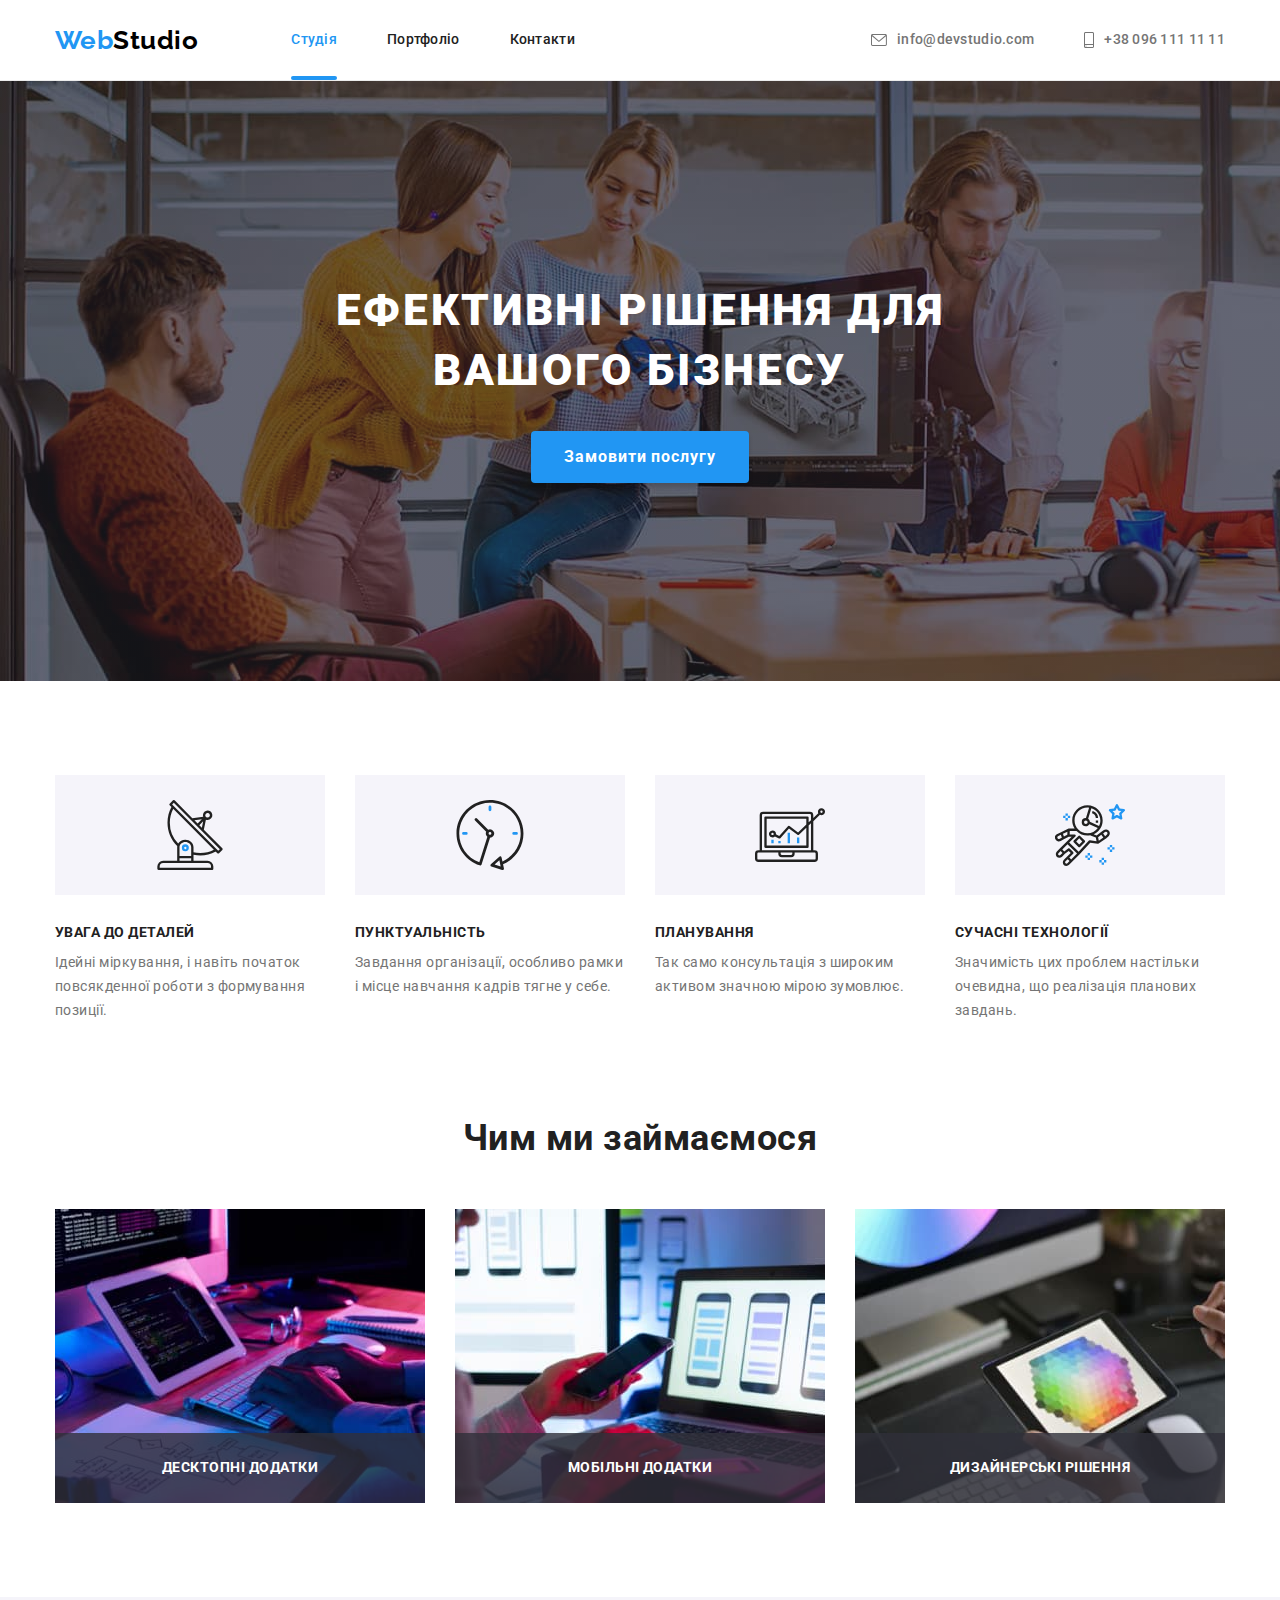
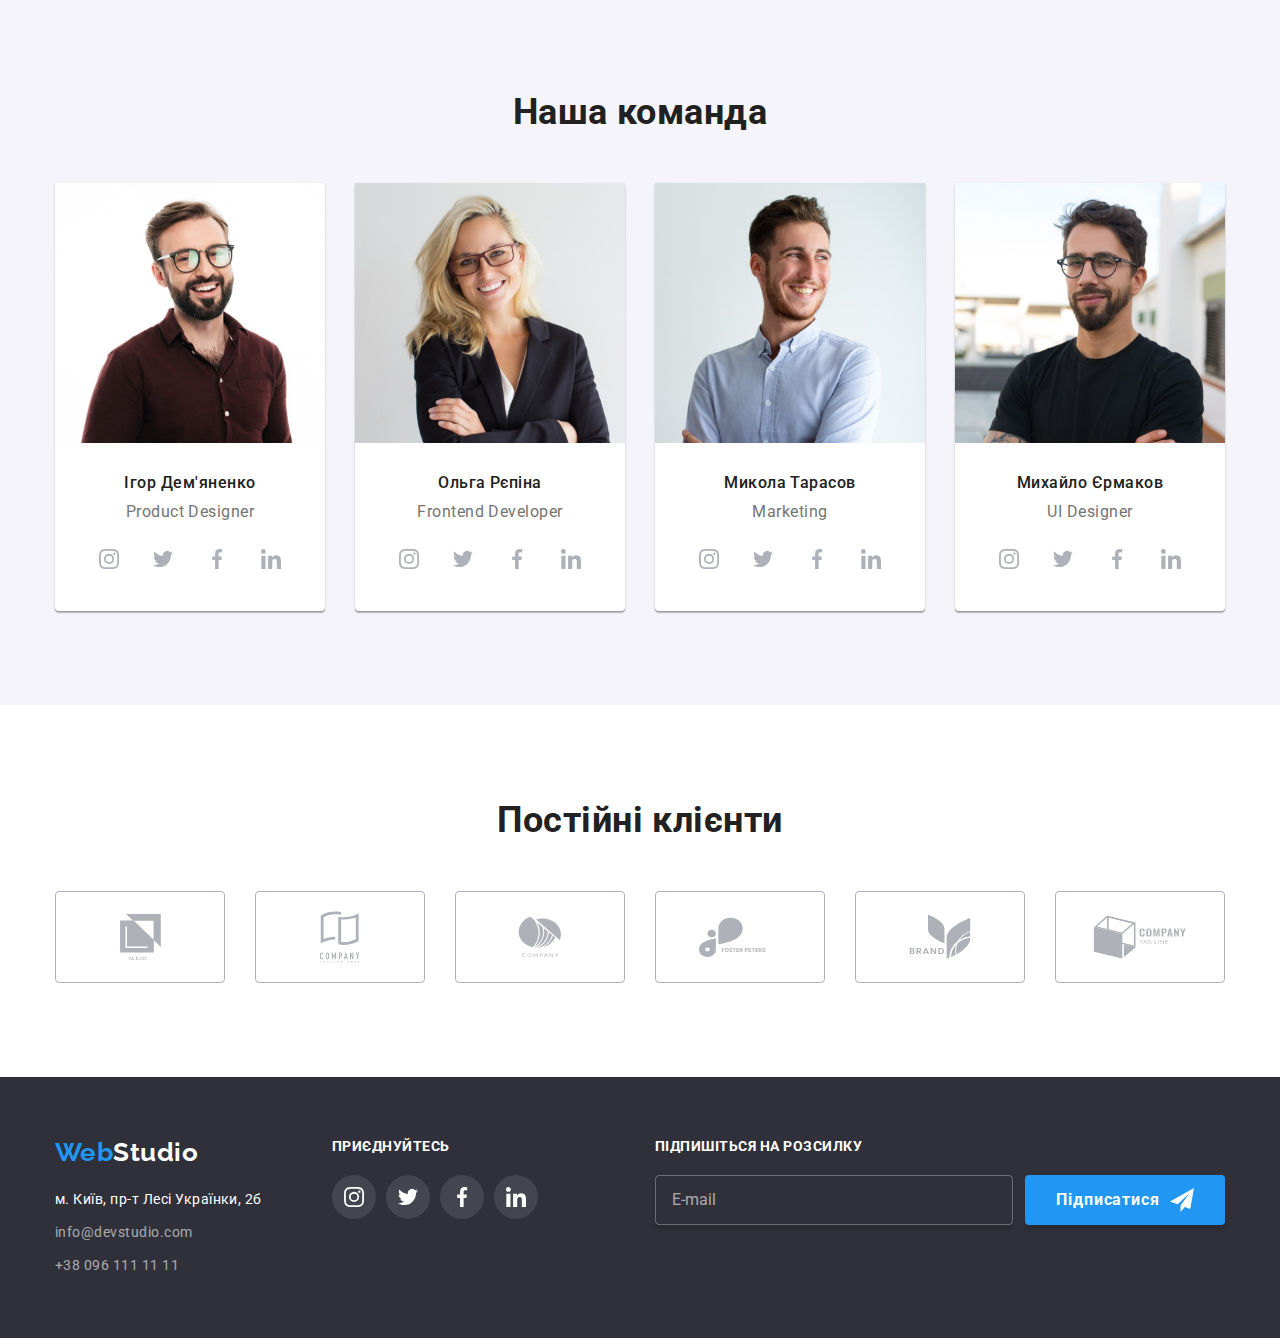
<file: index.html>
<!DOCTYPE html>
<html lang="uk">
  <head>
    <meta charset="UTF-8" />
    <meta http-equiv="X-UA-Compatible" content="IE=edge" />
    <meta name="viewport" content="width=device-width, initial-scale=1.0" />
    <title>Студія</title>
    <link rel="preconnect" href="https://fonts.googleapis.com" />
    <link rel="preconnect" href="https://fonts.gstatic.com" crossorigin />
    <link
      href="https://fonts.googleapis.com/css2?family=Raleway:wght@700&family=Roboto:wght@400;500;700;900&display=swap"
      rel="stylesheet"
    />
    <link
      rel="stylesheet"
      href="https://cdnjs.cloudflare.com/ajax/libs/modern-normalize/1.1.0/modern-normalize.min.css"
    />
    <link rel="stylesheet" href="./css/main.min.css" />
  </head>
  <body>
    <!-- Шапка сайта -->
    <header class="page-header">
      <div class="container">
        <nav class="page-nav">
          <a
            class="logo"
            href="http://devstudio.com/"
            target="_blank"
            rel="noopener nofollow noreferrer"
          >
            <span class="logo__name">Web</span>Studio
          </a>

          <ul class="site-nav">
            <li class="site-nav__item">
              <a href="" class="site-nav__link site-nav__link_current"
                >Студія</a
              >
            </li>
            <li class="site-nav__item">
              <a href="./portfolio.html" class="site-nav__link">Портфоліо</a>
            </li>
            <li class="site-nav__item">
              <a href="" class="site-nav__link">Контакти</a>
            </li>
          </ul>
        </nav>

        <ul class="contact">
          <li class="contact__item">
            <a href="mailto:info@devstudio.com" class="contact__mail">
              <svg class="contact__icon-mail" width="16" height="12">
                <use href="./images/icons.svg#icon-mail"></use>
              </svg>
              info@devstudio.com</a
            >
          </li>
          <li class="contact__item">
            <a href="tel:+380961111111" class="contact__tel"
              ><svg class="contact__icon-tel" width="10" height="16">
                <use href="./images/icons.svg#icon-smartphone"></use>
              </svg>
              +38 096 111 11 11</a
            >
          </li>
        </ul>
      </div>
    </header>

    <main>
      <!-- Ефективні рішення Герой  -->
      <section class="section hero">
        <div class="container">
          <h1 class="hero__title">Ефективні рішення для вашого бізнесу</h1>
          <button type="button" class="hero__btn" data-modal-open>
            Замовити послугу
          </button>
        </div>
      </section>

      <!-- Заголовок Особливості потом скрыть в стилях -->
      <section class="section feature">
        <div class="container">
          <h2 class="feature__title feature__title_visually-hidden">
            Особливості
          </h2>

          <ul class="feature-list">
            <li class="feature-list__item">
              <div class="feature-list__icon">
                <svg width="70" height="70">
                  <use href="./images/icons.svg#icon-antenna"></use>
                </svg>
              </div>
              <h3 class="feature-list__title">Увага до деталей</h3>
              <p class="feature-list__text">
                Ідейні міркування, &#105; навіть початок повсякденної роботи з
                формування позиції.
              </p>
            </li>

            <li class="feature-list__item">
              <div class="feature-list__icon">
                <svg width="70" height="70">
                  <use href="./images/icons.svg#icon-clock"></use>
                </svg>
              </div>
              <h3 class="feature-list__title">Пунктуальність</h3>
              <p class="feature-list__text">
                Завдання організації, особливо рамки &#105; місце навчання
                кадрів тягне у себе.
              </p>
            </li>

            <li class="feature-list__item">
              <div class="feature-list__icon">
                <svg width="70" height="70">
                  <use href="./images/icons.svg#icon-diagram"></use>
                </svg>
              </div>
              <h3 class="feature-list__title">Планування</h3>
              <p class="feature-list__text">
                Так само консультація з широким активом значною мірою зумовлює.
              </p>
            </li>

            <li class="feature-list__item">
              <div class="feature-list__icon">
                <svg width="70" height="70">
                  <use href="./images/icons.svg#icon-astronaut"></use>
                </svg>
              </div>
              <h3 class="feature-list__title">Сучасні технології</h3>
              <p class="feature-list__text">
                Значимість цих проблем настільки очевидна, що реалізація
                планових завдань.
              </p>
            </li>
          </ul>
        </div>
      </section>

      <!-- Чим ми займаємося -->
      <section class="section labor">
        <div class="container">
          <h2 class="labor__title">Чим ми займаємося</h2>

          <ul class="labor-list">
            <li class="labor-list__img">
              <img
                src="./images/box1.jpg"
                alt="Людина набирає код на клавіатурі"
                width="370"
                height="294"
              />
              <div class="labor-list__box">
                <p class="labor-list__text">Десктопні додатки</p>
              </div>
            </li>

            <li class="labor-list__img">
              <img
                src="./images/box2.jpg"
                alt="Вибір макету мобільного додатку"
                width="370"
                height="294"
              />
              <div class="labor-list__box">
                <p class="labor-list__text">Мобільні додатки</p>
              </div>
            </li>

            <li class="labor-list__img">
              <img
                src="./images/box3.jpg"
                alt="Кольорова палітра на планшеті"
                width="370"
                height="294"
              />
              <div class="labor-list__box">
                <p class="labor-list__text">Дизайнерські рішення</p>
              </div>
            </li>
          </ul>
        </div>
      </section>

      <!-- Наша команда -->
      <section class="section team">
        <div class="container">
          <h2 class="team__title">Наша команда</h2>

          <ul class="team-list">
            <li class="team-list__card">
              <img
                src="./images/teamcard1.jpg"
                alt="Молодий чоловік в окулярах посміхається"
                width="270"
                height="260"
              />
              <div class="team-list__member">
                <h3 class="team-list__name">Ігор Дем'яненко</h3>
                <p lang="en" class="team-list__rank">Product Designer</p>

                <ul class="socials-list">
                  <li class="socials-list__item">
                    <a
                      class="socials-list__link"
                      href="https://www.instagram.com/"
                    >
                      <svg
                        aria-label="іконка інстаграму"
                        class="socials-list__icon"
                        width="20"
                        height="20"
                      >
                        <use href="./images/icons.svg#icon-instagram"></use>
                      </svg>
                    </a>
                  </li>
                  <li class="socials-list__item">
                    <a class="socials-list__link" href="https://twitter.com/">
                      <svg
                        aria-label="іконка твіттера"
                        class="socials-list__icon"
                        width="20"
                        height="20"
                      >
                        <use href="./images/icons.svg#icon-twitter"></use>
                      </svg>
                    </a>
                  </li>
                  <li class="socials-list__item">
                    <a
                      class="socials-list__link"
                      href="https://www.facebook.com/"
                    >
                      <svg
                        aria-label="іконка фейсбуку"
                        class="socials-list__icon"
                        width="20"
                        height="20"
                      >
                        <use href="./images/icons.svg#icon-facebook"></use>
                      </svg>
                    </a>
                  </li>
                  <li class="socials-list__item">
                    <a
                      class="socials-list__link"
                      href="https://www.linkedin.com/"
                    >
                      <svg
                        aria-label="іконка линкедін"
                        class="socials-list__icon"
                        width="20"
                        height="20"
                      >
                        <use href="./images/icons.svg#icon-linkedin"></use>
                      </svg>
                    </a>
                  </li>
                </ul>
              </div>
            </li>
            <li class="team-list__card">
              <img
                src="./images/teamcard2.jpg"
                alt="Усміхнена жінка"
                width="270"
                height="260"
              />
              <div class="team-list__member">
                <h3 class="team-list__name">Ольга Рєпіна</h3>
                <p lang="en" class="team-list__rank">Frontend Developer</p>
                <ul class="socials-list">
                  <li class="socials-list__item">
                    <a
                      class="socials-list__link"
                      href="https://www.instagram.com/"
                    >
                      <svg
                        aria-label="іконка інстаграму"
                        class="socials-list__icon"
                        width="20"
                        height="20"
                      >
                        <use href="./images/icons.svg#icon-instagram"></use>
                      </svg>
                    </a>
                  </li>
                  <li class="socials-list__item">
                    <a class="socials-list__link" href="https://twitter.com/">
                      <svg
                        aria-label="іконка твіттера"
                        class="socials-list__icon"
                        width="20"
                        height="20"
                      >
                        <use href="./images/icons.svg#icon-twitter"></use>
                      </svg>
                    </a>
                  </li>
                  <li class="socials-list__item">
                    <a
                      class="socials-list__link"
                      href="https://www.facebook.com/"
                    >
                      <svg
                        aria-label="іконка фейсбуку"
                        class="socials-list__icon"
                        width="20"
                        height="20"
                      >
                        <use href="./images/icons.svg#icon-facebook"></use>
                      </svg>
                    </a>
                  </li>
                  <li class="socials-list__item">
                    <a
                      class="socials-list__link"
                      href="https://www.linkedin.com/"
                    >
                      <svg
                        aria-label="іконка линкедін"
                        class="socials-list__icon"
                        width="20"
                        height="20"
                      >
                        <use href="./images/icons.svg#icon-linkedin"></use>
                      </svg>
                    </a>
                  </li>
                </ul>
              </div>
            </li>
            <li class="team-list__card">
              <img
                src="./images/teamcard3.jpg"
                alt="Молодий чоловік у світлій сорочці"
                width="270"
                height="260"
              />
              <div class="team-list__member">
                <h3 class="team-list__name">Микола Тарасов</h3>
                <p lang="en" class="team-list__rank">Marketing</p>
                <ul class="socials-list">
                  <li class="socials-list__item">
                    <a
                      class="socials-list__link"
                      href="https://www.instagram.com/"
                    >
                      <svg
                        aria-label="іконка інстаграму"
                        class="socials-list__icon"
                        width="20"
                        height="20"
                      >
                        <use href="./images/icons.svg#icon-instagram"></use>
                      </svg>
                    </a>
                  </li>
                  <li class="socials-list__item">
                    <a class="socials-list__link" href="https://twitter.com/">
                      <svg
                        aria-label="іконка твіттера"
                        class="socials-list__icon"
                        width="20"
                        height="20"
                      >
                        <use href="./images/icons.svg#icon-twitter"></use>
                      </svg>
                    </a>
                  </li>
                  <li class="socials-list__item">
                    <a
                      class="socials-list__link"
                      href="https://www.facebook.com/"
                    >
                      <svg
                        aria-label="іконка фейсбуку"
                        class="socials-list__icon"
                        width="20"
                        height="20"
                      >
                        <use href="./images/icons.svg#icon-facebook"></use>
                      </svg>
                    </a>
                  </li>
                  <li class="socials-list__item">
                    <a
                      class="socials-list__link"
                      href="https://www.linkedin.com/"
                    >
                      <svg
                        aria-label="іконка линкедін"
                        class="socials-list__icon"
                        width="20"
                        height="20"
                      >
                        <use href="./images/icons.svg#icon-linkedin"></use>
                      </svg>
                    </a>
                  </li>
                </ul>
              </div>
            </li>
            <li class="team-list__card">
              <img
                src="./images/teamcard4.jpg"
                alt="Молодий чоловік в окулярах та с бородою"
                width="270"
                height="260"
              />
              <div class="team-list__member">
                <h3 class="team-list__name">Михайло Єрмаков</h3>
                <p lang="en" class="team-list__rank">UI Designer</p>
                <ul class="socials-list">
                  <li class="socials-list__item">
                    <a
                      class="socials-list__link"
                      href="https://www.instagram.com/"
                    >
                      <svg
                        aria-label="іконка інстаграму"
                        class="socials-list__icon"
                        width="20"
                        height="20"
                      >
                        <use href="./images/icons.svg#icon-instagram"></use>
                      </svg>
                    </a>
                  </li>
                  <li class="socials-list__item">
                    <a class="socials-list__link" href="https://twitter.com/">
                      <svg
                        aria-label="іконка твіттера"
                        class="socials-list__icon"
                        width="20"
                        height="20"
                      >
                        <use href="./images/icons.svg#icon-twitter"></use>
                      </svg>
                    </a>
                  </li>
                  <li class="socials-list__item">
                    <a
                      class="socials-list__link"
                      href="https://www.facebook.com/"
                    >
                      <svg
                        aria-label="іконка фейсбуку"
                        class="socials-list__icon"
                        width="20"
                        height="20"
                      >
                        <use href="./images/icons.svg#icon-facebook"></use>
                      </svg>
                    </a>
                  </li>
                  <li class="socials-list__item">
                    <a
                      class="socials-list__link"
                      href="https://www.linkedin.com/"
                    >
                      <svg
                        aria-label="іконка линкедін"
                        class="socials-list__icon"
                        width="20"
                        height="20"
                      >
                        <use href="./images/icons.svg#icon-linkedin"></use>
                      </svg>
                    </a>
                  </li>
                </ul>
              </div>
            </li>
          </ul>
        </div>
      </section>

      <!-- Постійні клієнти -->
      <section class="section clients">
        <div class="container">
          <h2 class="clients__title">Постійні клієнти</h2>

          <ul class="clients-list">
            <li class="clients-list__item">
              <a class="clients-list__link" href="">
                <svg
                  class="clients-list__icon"
                  aria-label="логотип компанії я та компані"
                  width="41"
                  height="46.7"
                >
                  <use href="./images/icons.svg#icon-group1"></use>
                </svg>
              </a>
            </li>

            <li class="clients-list__item">
              <a class="clients-list__link" href="">
                <svg
                  class="clients-list__icon"
                  aria-label="логотип компанії теглайт хіа"
                  width="40"
                  height="52"
                >
                  <use href="./images/icons.svg#icon-group2"></use>
                </svg>
              </a>
            </li>
            <li class="clients-list__item">
              <a class="clients-list__link" href="">
                <svg
                  class="clients-list__icon"
                  aria-label="Логотип компанії"
                  width="43.46"
                  height="41.18"
                >
                  <use href="./images/icons.svg#icon-group3"></use>
                </svg>
              </a>
            </li>

            <li class="clients-list__item">
              <a class="clients-list__link" href="">
                <svg
                  class="clients-list__icon"
                  aria-label="Логотип компанії Фостер Петерс"
                  width="84.44"
                  height="40.62"
                >
                  <use href="./images/icons.svg#icon-group4"></use>
                </svg>
              </a>
            </li>

            <li class="clients-list__item">
              <a class="clients-list__link" href="">
                <svg
                  class="clients-list__icon"
                  aria-label="Логотип компанії бренд"
                  width="62.54"
                  height="45.43"
                >
                  <use href="./images/icons.svg#icon-group5"></use>
                </svg>
              </a>
            </li>

            <li class="clients-list__item">
              <a class="clients-list__link" href="">
                <svg
                  class="clients-list__icon"
                  aria-label="Логотип компанії тег лайн"
                  width="93.79"
                  height="43.93"
                >
                  <use href="./images/icons.svg#icon-group6"></use>
                </svg>
              </a>
            </li>
          </ul>
        </div>
      </section>
    </main>

    <!-- Футер -->
    <footer class="page-footer">
      <div class="container site-footer">
        <div class="footer-address">
          <a
            class="logo-footer"
            href="http://devstudio.com/"
            target="_blank"
            rel="noopener nofollow noreferrer"
          >
            <span class="logo-footer__name">Web</span>Studio
          </a>

          <address class="address-info">
            <ul class="address-info__list">
              <li class="address-info__item">
                <a
                  class="address-info__link"
                  href="https://goo.gl/maps/Z3nNSveunDWHVFVc7"
                  target="_blank"
                  rel="noopener nofollow noreferrer"
                  >м. Київ, пр-т Лесі Українки, 2б</a
                >
              </li>
              <li class="address-info__item">
                <a
                  class="address-info__link address-info__link_text-color"
                  href="mailto:info@devstudio.com"
                  >info@devstudio.com</a
                >
              </li>
              <li class="address-info__item">
                <a
                  class="address-info__link address-info__link_text-color"
                  href="tel:+380961111111"
                  >+38 096 111 11 11</a
                >
              </li>
            </ul>
          </address>
        </div>

        <div class="footer-network">
          <p class="footer-network__title">приєднуйтесь</p>

          <ul class="footer-socials">
            <li class="footer-socials__item">
              <a class="footer-socials__link" href="https://www.instagram.com/">
                <svg
                  class="footer-socials__icon"
                  aria-label="іконка інстаграму"
                  width="20"
                  height="20"
                >
                  <use href="./images/icons.svg#icon-instagram"></use>
                </svg>
              </a>
            </li>

            <li class="footer-socials__item">
              <a class="footer-socials__link" href="https://twitter.com/">
                <svg
                  class="footer-socials__icon"
                  aria-label="іконка твіттеру"
                  width="20"
                  height="20"
                >
                  <use href="./images/icons.svg#icon-twitter"></use>
                </svg>
              </a>
            </li>

            <li class="footer-socials__item">
              <a class="footer-socials__link" href="https://www.facebook.com/">
                <svg
                  class="footer-socials__icon"
                  aria-label="іконка фейсбуку"
                  width="20"
                  height="20"
                >
                  <use href="./images/icons.svg#icon-facebook"></use>
                </svg>
              </a>
            </li>

            <li class="footer-socials__item">
              <a class="footer-socials__link" href="https://www.linkedin.com/">
                <svg
                  class="footer-socials__icon"
                  aria-label="іконка линкедін"
                  width="20"
                  height="20"
                >
                  <use href="./images/icons.svg#icon-linkedin"></use>
                </svg>
              </a>
            </li>
          </ul>
        </div>

        <div class="signup">
          <p class="signup__text">Підпишіться на розсилку</p>

          <form
            class="signup__form"
            name="signup-form"
            autocomplete="on"
            novalidate
          >
            <input
              class="signup__email"
              type="email"
              required
              name="email"
              placeholder="E-mail"
            />

            <button type="submit" class="signup__btn">
              Підписатися
              <svg class="signup__icon-send" width="24" height="24">
                <use href="./images/icons.svg#icon-send"></use>
              </svg>
            </button>
          </form>
        </div>
      </div>
    </footer>

    <div class="backdrop is-hidden" data-modal>
      <div class="modal">
        <button type="button" class="close-modal" data-modal-close>
          <svg class="icon-close" width="18" height="18">
            <use href="./images/icons.svg#icon-close-black"></use>
          </svg>
        </button>

        <p class="modal-title">Залиште свої дані, ми вам передзвонимо</p>

        <form class="modal-form">
          <label class="label-form" for="user_name">Ім'я</label>

          <div class="input-box">
            <input
              class="input-form"
              type="text"
              required
              pattern="[a-zA-Zа-яА-ЯіІїЇ']+"
              name="name"
              id="user_name"
            />
            <svg class="icon-form" width="18" height="18">
              <use href="./images/icons.svg#icon-person-black"></use>
            </svg>
          </div>

          <label class="label-form" for="user_tel">Телефон</label>
          <div class="input-box">
            <input
              class="input-form"
              type="tel"
              required
              pattern="[0-9]{3}-[0-9]{3}-[0-9]{2}-[0-9]{2}"
              title="xxx-xxx-xx-xx"
              name="phone"
              id="user_tel"
            />
            <svg class="icon-form" width="18" height="18">
              <use href="./images/icons.svg#icon-phone-black"></use>
            </svg>
          </div>

          <label class="label-form" for="user_email">Пошта</label>
          <div class="input-box">
            <input
              class="input-form"
              type="email"
              required
              name="email"
              id="user_email"
            />

            <svg class="icon-form" width="18" height="18">
              <use href="./images/icons.svg#icon-email-black"></use>
            </svg>
          </div>

          <label class="label-form" for="user_message">Коментар</label>

          <textarea
            class="textarea-form"
            name="message"
            id="user_message"
            placeholder="Введіть текст"
          ></textarea>

          <div class="checkbox-box">
            <input
              class="input-checkbox visually-hidden"
              type="checkbox"
              required
              name="policy"
              id="user_policy"
            />

            <label class="policy" for="user_policy"
              ><svg class="checkbox-icon" width="16" height="15">
                <use
                  class="use-checkbox-icon"
                  href="./images/icons.svg#icon-Vector"
                ></use>
              </svg>
              Погоджуюся з розсилкою та приймаю&nbsp;
              <a class="policy-link" href="">Умови договору</a>
            </label>
          </div>

          <button class="modal-btn" type="submit">Відправити</button>
        </form>
      </div>
    </div>

    <script src="./js/modal.js"></script>
  </body>
</html>
</file>
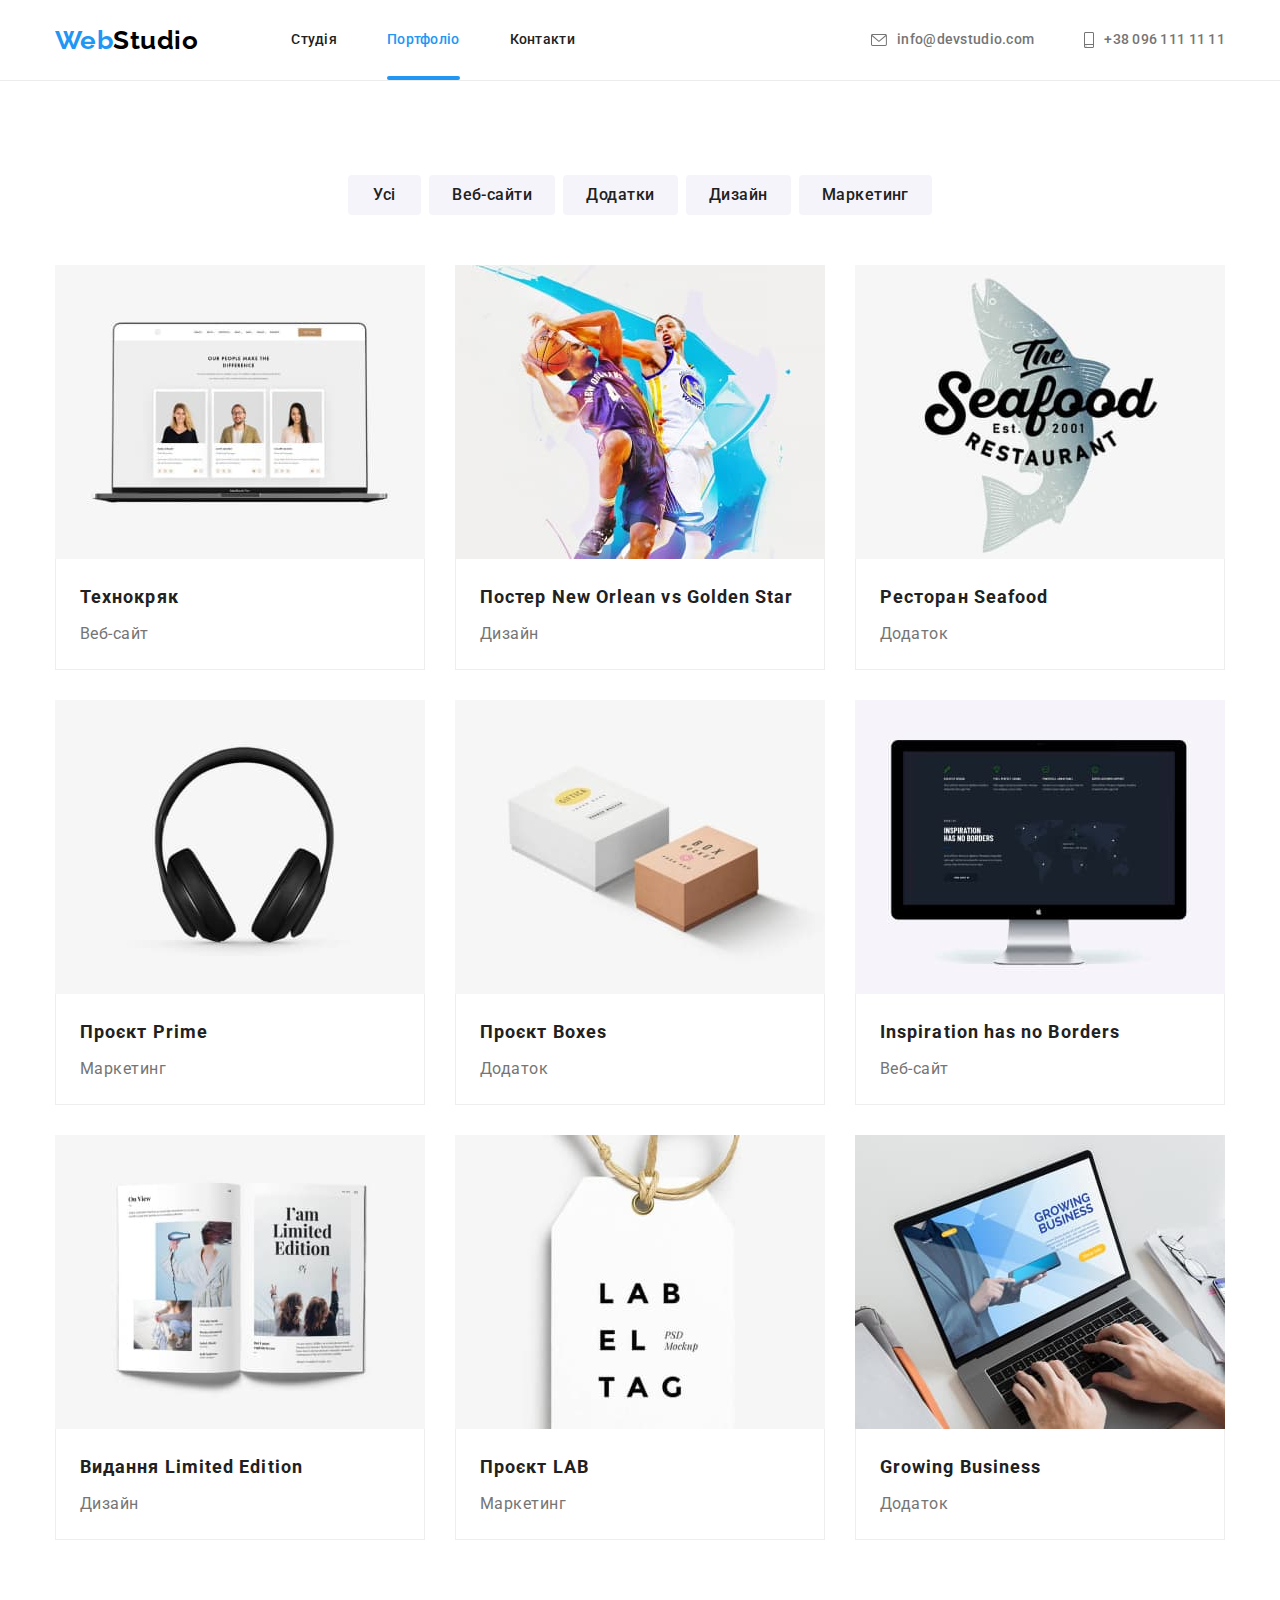
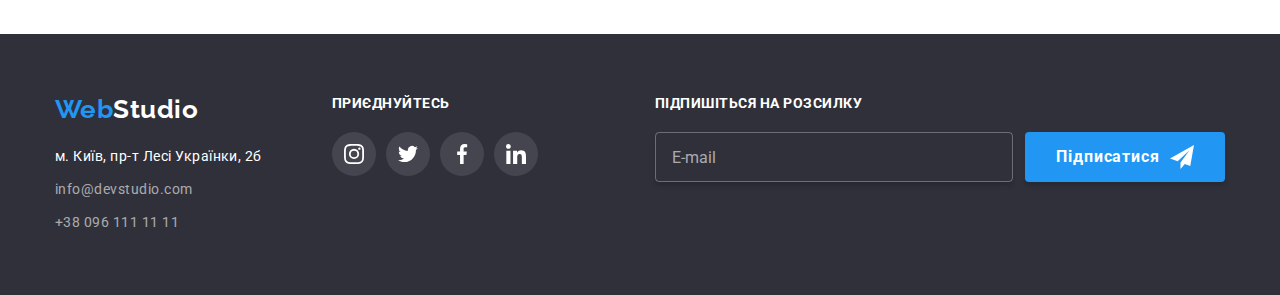
<file: portfolio.html>
<!DOCTYPE html>
<html lang="uk">
  <head>
    <meta charset="UTF-8" />
    <meta http-equiv="X-UA-Compatible" content="IE=edge" />
    <meta name="viewport" content="width=device-width, initial-scale=1.0" />
    <title>Портфоліо</title>
    <link rel="preconnect" href="https://fonts.googleapis.com" />
    <link rel="preconnect" href="https://fonts.gstatic.com" crossorigin />
    <link
      href="https://fonts.googleapis.com/css2?family=Raleway:wght@700&family=Roboto:wght@400;500;700;900&display=swap"
      rel="stylesheet"
    />
    <link
      rel="stylesheet"
      href="https://cdnjs.cloudflare.com/ajax/libs/modern-normalize/1.1.0/modern-normalize.min.css"
    />
    <link rel="stylesheet" href="./css/main.min.css" />
  </head>
  <body>
    <!-- Шапка сайта -->
    <header class="page-header">
      <div class="container">
        <nav class="page-nav">
          <a
            class="logo"
            href="http://devstudio.com/"
            target="_blank"
            rel="noopener nofollow noreferrer"
          >
            <span class="logo__name">Web</span>Studio
          </a>

          <ul class="site-nav">
            <li class="site-nav__item">
              <a href="./index.html" class="site-nav__link">Студія</a>
            </li>
            <li class="site-nav__item">
              <a href="" class="site-nav__link site-nav__link_current"
                >Портфоліо</a
              >
            </li>
            <li class="site-nav__item">
              <a href="" class="site-nav__link">Контакти</a>
            </li>
          </ul>
        </nav>

        <ul class="contact">
          <li class="contact__item">
            <a href="mailto:info@devstudio.com" class="contact__mail">
              <svg class="contact__icon-mail" width="16" height="12">
                <use href="./images/icons.svg#icon-mail"></use>
              </svg>
              info@devstudio.com</a
            >
          </li>
          <li class="contact__item">
            <a href="tel:+380961111111" class="contact__tel"
              ><svg class="contact__icon-tel" width="10" height="16">
                <use href="./images/icons.svg#icon-smartphone"></use>
              </svg>
              +38 096 111 11 11</a
            >
          </li>
        </ul>
      </div>
    </header>
    <main>
      <!-- Фільтри -->
      <section class="section">
        <div class="container">
          <!-- Заголовок Проєкти потом скрыть в стилях -->
          <h1 class="visually-hidden">Проєкти</h1>

          <ul class="btn-list">
            <li><button type="button" class="button-filter">Усі</button></li>
            <li>
              <button type="button" class="button-filter">Веб-сайти</button>
            </li>
            <li>
              <button type="button" class="button-filter">Додатки</button>
            </li>
            <li><button type="button" class="button-filter">Дизайн</button></li>
            <li>
              <button type="button" class="button-filter">Маркетинг</button>
            </li>
          </ul>

          <ul class="project-list">
            <li class="project-card">
              <a class="project-link" href="">
                <div class="project-aside">
                  <img
                    src="./images/project1.jpg"
                    alt="Відкритий сайт на ноутбуці"
                    width="370"
                    height="294"
                  />
                  <p class="project-desc">
                    Ресурс пропонує комплексні пропозиції з різним рівнем
                    функціоналу та сервісів. Все це дозволить відвідувачу
                    отримати вичерпні відомості про компанію чи приватну особу.
                  </p>
                </div>
                <div class="project-name">
                  <h2 class="project-title">Технокряк</h2>
                  <p class="project-text">Веб-сайт</p>
                </div>
              </a>
            </li>
            <li class="project-card">
              <a class="project-link" href="">
                <div class="project-aside">
                  <img
                    src="./images/project2.jpg"
                    alt="Два чоловіка грають у бастекбол"
                    width="370"
                    height="294"
                  />
                  <p class="project-desc">
                    Ресурс пропонує комплексні пропозиції з різним рівнем
                    функціоналу та сервісів. Все це дозволить відвідувачу
                    отримати вичерпні відомості про компанію чи приватну особу.
                  </p>
                </div>
                <div class="project-name">
                  <h2 class="project-title">
                    Постер <span lang="en">New Orlean vs Golden Star</span>
                  </h2>
                  <p class="project-text">Дизайн</p>
                </div>
              </a>
            </li>
            <li class="project-card">
              <a class="project-link" href="">
                <div class="project-aside">
                  <img
                    src="./images/project3.jpg"
                    alt="Логотип ресторану"
                    width="370"
                    height="294"
                  />
                  <p class="project-desc">
                    Ресурс пропонує комплексні пропозиції з різним рівнем
                    функціоналу та сервісів. Все це дозволить відвідувачу
                    отримати вичерпні відомості про компанію чи приватну особу.
                  </p>
                </div>
                <div class="project-name">
                  <h2 class="project-title">
                    Ресторан <span lang="en">Seafood</span>
                  </h2>
                  <p class="project-text">Додаток</p>
                </div>
              </a>
            </li>
            <li class="project-card">
              <a class="project-link" href="">
                <div class="project-aside">
                  <img
                    src="./images/project4.jpg"
                    alt="Бездротові накладні навушники"
                    width="370"
                    height="294"
                  />
                  <p class="project-desc">
                    Ресурс пропонує комплексні пропозиції з різним рівнем
                    функціоналу та сервісів. Все це дозволить відвідувачу
                    отримати вичерпні відомості про компанію чи приватну особу.
                  </p>
                </div>
                <div class="project-name">
                  <h2 class="project-title">
                    Проєкт <span lang="en">Prime</span>
                  </h2>
                  <p class="project-text">Маркетинг</p>
                </div>
              </a>
            </li>
            <li class="project-card">
              <a class="project-link" href="">
                <div class="project-aside">
                  <img
                    src="./images/project5.jpg"
                    alt="Дві картонні коробки"
                    width="370"
                    height="294"
                  />
                  <p class="project-desc">
                    Ресурс пропонує комплексні пропозиції з різним рівнем
                    функціоналу та сервісів. Все це дозволить відвідувачу
                    отримати вичерпні відомості про компанію чи приватну особу.
                  </p>
                </div>
                <div class="project-name">
                  <h2 class="project-title">
                    Проєкт <span lang="en">Boxes</span>
                  </h2>
                  <p class="project-text">Додаток</p>
                </div>
              </a>
            </li>
            <li class="project-card">
              <a class="project-link" href="">
                <div class="project-aside">
                  <img
                    src="./images/project6.jpg"
                    alt="Монітор з відкритою сторінкою сайту"
                    width="370"
                    height="294"
                  />
                  <p class="project-desc">
                    Ресурс пропонує комплексні пропозиції з різним рівнем
                    функціоналу та сервісів. Все це дозволить відвідувачу
                    отримати вичерпні відомості про компанію чи приватну особу.
                  </p>
                </div>
                <div class="project-name">
                  <h2 lang="en" class="project-title">
                    Inspiration has no Borders
                  </h2>
                  <p class="project-text">Веб-сайт</p>
                </div>
              </a>
            </li>
            <li class="project-card">
              <a class="project-link" href="">
                <div class="project-aside">
                  <img
                    src="./images/project7.jpg"
                    alt="Відкритий журнал"
                    width="370"
                    height="294"
                  />
                  <p class="project-desc">
                    Ресурс пропонує комплексні пропозиції з різним рівнем
                    функціоналу та сервісів. Все це дозволить відвідувачу
                    отримати вичерпні відомості про компанію чи приватну особу.
                  </p>
                </div>
                <div class="project-name">
                  <h2 class="project-title">
                    Видання <span lang="en">Limited Edition</span>
                  </h2>
                  <p class="project-text">Дизайн</p>
                </div>
              </a>
            </li>
            <li class="project-card">
              <a class="project-link" href="">
                <div class="project-aside">
                  <img
                    src="./images/project8.jpg"
                    alt="Бірка в написом"
                    width="370"
                    height="294"
                  />
                  <p class="project-desc">
                    Ресурс пропонує комплексні пропозиції з різним рівнем
                    функціоналу та сервісів. Все це дозволить відвідувачу
                    отримати вичерпні відомості про компанію чи приватну особу.
                  </p>
                </div>
                <div class="project-name">
                  <h2 class="project-title">
                    Проєкт <span lang="en">LAB</span>
                  </h2>
                  <p class="project-text">Маркетинг</p>
                </div>
              </a>
            </li>
            <li class="project-card">
              <a class="project-link" href="">
                <div class="project-aside">
                  <img
                    src="./images/project9.jpg"
                    alt="Руки набирають текст на клавіатурі ноутбука"
                    width="370"
                    height="294"
                  />
                  <p class="project-desc">
                    Ресурс пропонує комплексні пропозиції з різним рівнем
                    функціоналу та сервісів. Все це дозволить відвідувачу
                    отримати вичерпні відомості про компанію чи приватну особу.
                  </p>
                </div>
                <div class="project-name">
                  <h2 lang="en" class="project-title">Growing Business</h2>
                  <p class="project-text">Додаток</p>
                </div>
              </a>
            </li>
          </ul>
        </div>
      </section>
    </main>

    <!-- Футер -->
    <footer class="page-footer">
      <div class="container site-footer">
        <div class="footer-address">
          <a
            class="logo-footer"
            href="http://devstudio.com/"
            target="_blank"
            rel="noopener nofollow noreferrer"
          >
            <span class="logo-footer__name">Web</span>Studio
          </a>

          <address class="address-info">
            <ul class="address-info__list">
              <li class="address-info__item">
                <a
                  class="address-info__link"
                  href="https://goo.gl/maps/Z3nNSveunDWHVFVc7"
                  target="_blank"
                  rel="noopener nofollow noreferrer"
                  >м. Київ, пр-т Лесі Українки, 2б</a
                >
              </li>
              <li class="address-info__item">
                <a
                  class="address-info__link address-info__link_text-color"
                  href="mailto:info@devstudio.com"
                  >info@devstudio.com</a
                >
              </li>
              <li class="address-info__item">
                <a
                  class="address-info__link address-info__link_text-color"
                  href="tel:+380961111111"
                  >+38 096 111 11 11</a
                >
              </li>
            </ul>
          </address>
        </div>

        <div class="footer-network">
          <p class="footer-network__title">приєднуйтесь</p>

          <ul class="footer-socials">
            <li class="footer-socials__item">
              <a class="footer-socials__link" href="https://www.instagram.com/">
                <svg
                  class="footer-socials__icon"
                  aria-label="іконка інстаграму"
                  width="20"
                  height="20"
                >
                  <use href="./images/icons.svg#icon-instagram"></use>
                </svg>
              </a>
            </li>

            <li class="footer-socials__item">
              <a class="footer-socials__link" href="https://twitter.com/">
                <svg
                  class="footer-socials__icon"
                  aria-label="іконка твіттеру"
                  width="20"
                  height="20"
                >
                  <use href="./images/icons.svg#icon-twitter"></use>
                </svg>
              </a>
            </li>

            <li class="footer-socials__item">
              <a class="footer-socials__link" href="https://www.facebook.com/">
                <svg
                  class="footer-socials__icon"
                  aria-label="іконка фейсбуку"
                  width="20"
                  height="20"
                >
                  <use href="./images/icons.svg#icon-facebook"></use>
                </svg>
              </a>
            </li>

            <li class="footer-socials__item">
              <a class="footer-socials__link" href="https://www.linkedin.com/">
                <svg
                  class="footer-socials__icon"
                  aria-label="іконка линкедін"
                  width="20"
                  height="20"
                >
                  <use href="./images/icons.svg#icon-linkedin"></use>
                </svg>
              </a>
            </li>
          </ul>
        </div>

        <div class="signup">
          <p class="signup__text">Підпишіться на розсилку</p>

          <form
            class="signup__form"
            name="signup-form"
            autocomplete="on"
            novalidate
          >
            <input
              class="signup__email"
              type="email"
              required
              name="email"
              placeholder="E-mail"
            />

            <button type="submit" class="signup__btn">
              Підписатися
              <svg class="signup__icon-send" width="24" height="24">
                <use href="./images/icons.svg#icon-send"></use>
              </svg>
            </button>
          </form>
        </div>
      </div>
    </footer>
  </body>
</html>
</file>
<file: css/main.min.css>
:root{--primary-text-color: #757575;--secondary-text-color: #ffffff;--title-text-color: #212121;--accent-color: #2196f3;--logo-header-color: #000000;--hero-background-color: #2f303a;--primary-background-color: #ffffff;--secondary-background-color: #f5f4fa;--button-background-color: #f5f4fa;--info-address-color: rgba(255, 255, 255, 0.6);--border-card-color: #eeeeee;--primary-icon-color: #afb1b8;--secondary-icon-color: #afb1b8;--accent-icon-color: #ffffff;--background-icon-color: rgba(255, 255, 255, 0.1);--card-shadow: 0px 2px rgba(0, 0, 0, 0.2), 0px 1px rgba(0, 0, 0, 0.14), 0px 1px rgba(0, 0, 0, 0.12)}.feature__title_visually-hidden,.visually-hidden{position:absolute;white-space:nowrap;width:1px;height:1px;overflow:hidden;border:0;padding:0;clip:rect(0 0 0 0);clip-path:inset(50%);margin:-1px}ul{list-style:none;padding:0;margin:0}*{box-sizing:border-box}img{display:block;max-width:100%;height:auto}body{background-color:var(--primary-background-color);color:var(--primary-text-color);font-family:Roboto,sans-serif;letter-spacing:.03em}.section{padding-top:94px;padding-bottom:94px}.container{margin-left:auto;margin-right:auto;width:1200px;padding-left:15px;padding-right:15px}.hero__btn{display:inline-block;border-radius:4px;padding:10px 32px;border:1px solid rgba(0,0,0,0);min-width:216px;color:var(--secondary-text-color);background-color:var(--accent-color);font-family:inherit;font-weight:700;font-size:16px;line-height:1.88;text-align:Center;letter-spacing:.06em;cursor:pointer;box-shadow:0 4px 4px rgba(0,0,0,.15)}.logo{color:var(--logo-header-color);font-family:Raleway,sans-serif;text-decoration:none;font-weight:700;font-size:26px;line-height:1.19;text-align:Left;vertical-align:Top}.logo__name,.logo-footer__name{color:var(--accent-color)}.logo-footer{display:inline-block;margin-bottom:20px;color:var(--secondary-text-color);font-family:Raleway,sans-serif;text-decoration:none;font-weight:700;font-size:26px;line-height:1.19;text-align:Left;vertical-align:Top}.hero__title{margin-top:0;margin-right:auto;margin-bottom:30px;margin-left:auto;width:696px;color:var(--secondary-text-color);text-transform:uppercase;font-weight:900;font-size:44px;line-height:1.36;vertical-align:top;letter-spacing:.06em}.feature-list__title{padding:0;margin-top:0;margin-bottom:10px;color:var(--title-text-color);text-transform:uppercase;font-weight:700;font-size:14px;line-height:1.14;text-align:left;vertical-align:top}.labor__title,.team__title{padding:0;margin-top:0;margin-bottom:50px;color:var(--title-text-color);font-weight:700;font-size:36px;line-height:1.17;text-align:center;vertical-align:top}.clients__title{padding:0;margin-top:0;margin-bottom:50px;font-style:normal;font-weight:700;font-size:36px;line-height:42px;text-align:center;color:var(--title-text-color)}.footer-network__title{margin:0 0 20px 0;padding:0;font-weight:700;font-size:14px;line-height:1.14;text-align:left;vertical-align:top;color:var(--secondary-text-color);text-transform:uppercase}.project-title{padding:0;margin:0 0 4px 0;color:var(--title-text-color);font-weight:700;font-size:18px;line-height:2;text-align:left;vertical-align:Top;letter-spacing:.06em}.backdrop{position:fixed;top:0;left:0;z-index:100;width:100%;height:100%;background-color:rgba(0,0,0,.2);visibility:visible;opacity:1;pointer-events:auto;transition-property:opacity,visibility;transition-duration:250ms;transition-timing-function:cubic-bezier(0.4, 0, 0.2, 1)}.backdrop.is-hidden{opacity:0;visibility:hidden;pointer-events:none}.modal{position:absolute;top:50%;left:50%;transform:translate(-50%, -50%);padding:40px;border-radius:4px;width:528px;height:581px;background-color:var(--primary-background-color);box-shadow:0px 4px 4px rgba(0,0,0,.25)}.close-modal{position:absolute;top:8px;right:8px;display:flex;align-items:center;justify-content:center;height:30px;width:30px;background-color:var(--primary-background-color);border-radius:50%;border:1px solid rgba(0,0,0,.1);padding:0;cursor:pointer}.icon-close{transition-property:fill;transition-duration:250ms;transition-timing-function:cubic-bezier(0.4, 0, 0.2, 1)}.icon-close:hover{fill:var(--accent-color)}.modal-title{margin:0 0 12px 0;padding:0;color:var(--title-text-color);font-weight:700;font-size:20px;line-height:1.15;text-align:center;vertical-align:top}.modal-form{display:flex;flex-direction:column}.label-form{display:block;margin-bottom:4px;font-weight:400;font-size:12px;line-height:1.17;text-align:left;letter-spacing:.01em;color:var(--primary-text-color)}.input-box{position:relative;margin-bottom:10px}.input-form{width:100%;padding:0 0 0 42px;height:40px;border-radius:4px;border:1px solid rgba(33,33,33,.2);color:#000;transition-property:border-color;transition-duration:250ms;transition-timing-function:cubic-bezier(0.4, 0, 0.2, 1)}.input-form:focus{outline:none;border-color:var(--accent-color)}.icon-form{position:absolute;top:50%;left:12px;transform:translateY(-50%);display:block;transition-property:fill;transition-duration:250ms;transition-timing-function:cubic-bezier(0.4, 0, 0.2, 1)}.input-form:focus+.icon-form{fill:var(--accent-color)}.textarea-form{margin-bottom:20px;padding:12px 16px;resize:none;height:120px;border-radius:4px;border:1px solid rgba(33,33,33,.2);color:#000;transition-property:border-color;transition-duration:250ms;transition-timing-function:cubic-bezier(0.4, 0, 0.2, 1)}.textarea-form:focus{outline:none;border-color:var(--accent-color)}.textarea-form::placeholder{font-size:12px;letter-spacing:.01em;color:rgba(117,117,117,.5)}.checkbox-box{display:flex;align-items:center;justify-content:center;margin-bottom:30px}.checkbox-icon{border:2px solid #212121;border-radius:2px;margin-right:7px;cursor:pointer;transition-property:background-color;transition-duration:250ms;transition-timing-function:cubic-bezier(0.4, 0, 0.2, 1)}.input-checkbox:checked+.policy .checkbox-icon{background-color:var(--accent-color);border-color:rgba(0,0,0,0)}.input-checkbox:focus+.policy .checkbox-icon{box-shadow:0 0 0 2px var(--accent-color)}.use-checkbox-icon{display:none}.input-checkbox:checked+.policy .use-checkbox-icon{display:block}.policy{display:flex;align-items:center;color:var(--primary-text-color);font-weight:400;font-size:14px;line-height:1.71;text-align:left;vertical-align:top}.policy-link{color:var(--accent-color)}.modal-btn{display:inline-block;margin-left:auto;margin-right:auto;border-radius:4px;padding:10px 52px;border:none;width:200px;color:var(--secondary-text-color);background-color:var(--accent-color);font-family:inherit;font-weight:700;font-size:16px;line-height:1.88;text-align:Center;letter-spacing:.06em;cursor:pointer;box-shadow:0 4px 4px rgba(0,0,0,.15)}.page-header,.page-nav,.contact{display:flex;align-items:center}.page-header{border-bottom:1px solid #ececec}.site-nav{display:flex;margin-left:93px}.site-nav .site-nav__item+.site-nav__item{margin-left:50px}.site-nav__link{display:block;padding-top:32px;padding-bottom:32px;color:var(--title-text-color);text-decoration:none;font-weight:500;font-size:14px;line-height:1.14;text-align:left;letter-spacing:.02em}.site-nav__link:hover,.site-nav__link:focus{color:var(--accent-color)}.site-nav__link_current{color:var(--accent-color)}.site-nav__link_current{position:relative}.site-nav__link_current::after{content:"";display:block;position:absolute;right:0;bottom:0;left:0;width:100%;height:4px;background-color:var(--accent-color);border-radius:2px}.site-nav__link,.contact__mail,.contact__tel{transition-property:color;transition-duration:250ms;transition-timing-function:cubic-bezier(0.4, 0, 0.2, 1)}.contact{display:flex;margin-left:auto;align-items:center}.contact .contact__item+.contact__item{margin-left:50px}.contact__mail,.contact__tel{display:flex;align-items:center}.page-header .container{display:flex}.contact__icon-mail,.contact__icon-tel{fill:currentColor;margin-right:10px}.contact__icon-mail:hover,.contact__icon-mail:hover,.contact__icon-tel:hover,.contact__icon-tel:hover{fill:var(--accent-color)}.contact__mail,.contact__tel{padding-top:32px;padding-bottom:32px;color:var(--primary-text-color);text-decoration:none;font-weight:500;font-size:14px;line-height:1.14;text-align:left;vertical-align:top;letter-spacing:.02em}.contact__mail:hover,.contact__mail:focus,.contact__tel:hover,.contact__tel:focus{color:var(--accent-color)}.section.hero{text-align:Center;padding-top:200px;padding-bottom:200px;background-color:var(--hero-background-color);background-image:linear-gradient(rgba(47, 48, 58, 0.4), rgba(47, 48, 58, 0.4)),url(../images/hero.jpg);background-size:cover;max-width:1600px;height:600px;margin:0 auto}.feature-list{display:flex;column-gap:30px}.feature-list__item{flex-basis:calc((100% - 90px)/4)}.feature-list__icon{display:flex;justify-content:center;align-items:center;width:270px;height:120px;background-color:var(--secondary-background-color);margin-bottom:30px}.feature-list__text{padding:0;margin:0;font-size:14px;line-height:1.71;text-align:left;vertical-align:top}.section.labor{padding-top:0;padding-bottom:94px}.labor-list{display:flex;justify-content:space-between;column-gap:30px}.labor-list__img{position:relative;flex-basis:calc((100% - 60px)/3)}.labor-list__box{position:absolute;bottom:0;left:0;right:0;height:70px;display:flex;justify-content:center;align-items:center;background-color:rgba(47,48,58,.8)}.labor-list__text{padding:0;margin:0;color:var(--secondary-text-color);text-transform:uppercase;font-weight:700;font-size:14px;line-height:1.14;text-align:center;vertical-align:top}.team{background-color:var(--secondary-background-color)}.team-list{display:flex;justify-content:space-between;column-gap:30px}.team-list__card{flex-basis:calc((100% - 90px)/4);background-color:var(--primary-background-color);border-bottom-right-radius:4px;border-bottom-left-radius:4px;box-shadow:0 2px 1px rgba(0,0,0,.2),0 1px 1px rgba(0,0,0,.14),0 1px 3px rgba(0,0,0,.12)}.team-list__member{text-align:center;padding-top:30px;padding-bottom:30px}.team-list__name{padding:0;margin-top:0;margin-bottom:10px;color:var(--title-text-color);font-weight:500;font-size:16px;line-height:1.19;vertical-align:top}.team-list__rank{padding:0;margin:0 0 16px 0;font-size:16px;line-height:1.19;vertical-align:top}.socials-list{display:flex;justify-content:center;column-gap:10px}.socials-list__item{width:44px;height:44px}.socials-list__link{display:flex;justify-content:center;align-items:center;width:100%;height:100%;border-radius:50%;background-color:var(--primary-background-color);transition-property:background-color;transition-duration:250ms;transition-timing-function:cubic-bezier(0.4, 0, 0.2, 1)}.socials-list__link:hover,.socials-list__link:focus{background-color:var(--accent-color)}.socials-list__icon{fill:var(--primary-icon-color);transition-property:fill;transition-duration:250ms;transition-timing-function:cubic-bezier(0.4, 0, 0.2, 1)}.socials-list__link:hover .socials-list__icon,.socials-list__link:focus .socials-list__icon{fill:var(--secondary-text-color)}.clients-list{display:flex;justify-content:center;column-gap:30px}.clients-list__item{width:170px;height:92px}.clients-list__link{display:flex;justify-content:center;align-items:center;width:100%;height:100%;fill:var(--secondary-icon-color);background-color:var(--primary-background-color);border:1px solid var(--secondary-icon-color);border-radius:4px;transition-property:border-color;transition-duration:250ms;transition-timing-function:cubic-bezier(0.4, 0, 0.2, 1)}.clients-list__link:hover,.clients-list__link:focus{border-color:var(--accent-color);cursor:pointer}.clients-list__icon{display:block;fill:var(--primary-icon-color);transition-property:fill;transition-duration:250ms;transition-timing-function:cubic-bezier(0.4, 0, 0.2, 1)}.clients-list__link:hover .clients-list__icon,.clients-list__link:focus .clients-list__icon{fill:var(--accent-color)}.site-footer{display:flex;align-items:baseline}.page-footer{background-color:var(--hero-background-color);padding-top:60px;padding-bottom:60px}.address-info__item .address-info__link_text-color{color:var(--info-address-color)}.address-info__link{color:var(--secondary-text-color);text-decoration:none;font-style:normal;font-size:14px;line-height:1.71;text-align:Left;vertical-align:Top}.address-info__link:hover,.address-info__link:focus{color:var(--accent-color)}.address-info__link{transition-property:color;transition-duration:250ms;transition-timing-function:cubic-bezier(0.4, 0, 0.2, 1)}.address-info__item:not(:last-child){margin-bottom:9px}.footer-address{margin-right:70px}.footer-network{text-align:center}.footer-socials{display:flex;justify-content:center;column-gap:10px}.footer-socials__item{width:44px;height:44px}.footer-socials__link{display:flex;justify-content:center;align-items:center;width:100%;height:100%;border-radius:50%;background-color:var(--background-icon-color);transition-property:background-color;transition-duration:250ms;transition-timing-function:cubic-bezier(0.4, 0, 0.2, 1)}.footer-socials__link:hover,.footer-socials__link:focus{background-color:var(--accent-color)}.footer-socials__icon{fill:var(--accent-icon-color)}.signup{margin-left:auto}.signup__text{margin:0 0 20px 0;padding:0;font-weight:700;font-size:14px;line-height:1.14;text-align:left;vertical-align:top;text-transform:uppercase;color:var(--secondary-text-color)}.signup__form{display:flex}.signup__email{display:block;margin:0 12px 0 0;padding:0 0 0 16px;width:358px;height:50px;background-color:rgba(0,0,0,0);border:1px solid rgba(255,255,255,.3);border-radius:4px;box-shadow:0 4px 4px rgba(0,0,0,.15);color:var(--secondary-text-color);transition-property:border-color;transition-duration:250ms;transition-timing-function:cubic-bezier(0.4, 0, 0.2, 1)}.signup__email:focus{outline:none;border-color:var(--accent-color)}.signup__email::placeholder{color:rgba(255,255,255,.6);font-weight:400;font-size:16px;line-height:1.25;text-align:left;vertical-align:center}.signup__btn{display:inline-flex;align-items:center;justify-content:center;margin:0;padding:10px 28px;border:none;border-radius:4px;min-width:200px;color:var(--secondary-text-color);background-color:var(--accent-color);font-family:inherit;font-weight:700;font-size:16px;line-height:1.88;text-align:Center;vertical-align:center;letter-spacing:.06em;cursor:pointer;box-shadow:0 4px 4px rgba(0,0,0,.15)}.signup__icon-send{align-items:center;margin-left:10px}.button-filter{display:inline-block;border-radius:4px;padding:6px 22px;border:1px solid rgba(0,0,0,0);min-width:73px;color:var(--title-text-color);background-color:var(--button-background-color);font-family:inherit;font-weight:500;font-size:16px;line-height:1.63;text-align:center;vertical-align:Top;letter-spacing:.03em;cursor:pointer;transition-property:color,background-color,box-shadow;transition-duration:250ms;transition-timing-function:cubic-bezier(0.4, 0, 0.2, 1)}.button-filter:hover,.button-filter:focus{color:var(--secondary-text-color);background-color:var(--accent-color);box-shadow:0 2px 2px rgba(0,0,0,.12),0 1px 2px rgba(0,0,0,.08),0 3px 1px rgba(0,0,0,.1)}.btn-list,.project-list{display:flex;padding:0;margin:0;list-style:none}.btn-list{justify-content:center;column-gap:8px;margin-bottom:50px}.project-list{flex-wrap:wrap;gap:30px}.project-card{flex-basis:calc((100% - 60px)/3)}.project-link{display:block;transition-property:box-shadow;transition-duration:250ms;transition-timing-function:cubic-bezier(0.4, 0, 0.2, 1);text-decoration:none}.project-link:hover,.project-link:focus{box-shadow:1px 4px 6px rgba(0,0,0,.16),0 4px 4px rgba(0,0,0,.06),0 1px 1px rgba(0,0,0,.12)}.project-aside{position:relative;overflow:hidden}.project-desc{position:absolute;top:0;left:0;transform:translateY(101%);height:100%;width:100%;overflow:auto;margin:0;padding:63px 24px;background-color:rgba(33,150,243,.9);color:var(--secondary-text-color);font-weight:400px;font-size:18px;line-height:1.56;text-align:left;vertical-align:top;transition-property:transform;transition-duration:250ms;transition-timing-function:cubic-bezier(0.4, 0, 0.2, 1)}.project-link:hover .project-desc,.project-link:focus .project-desc{transform:translateY(0)}.project-name{padding:20px 24px;border-right:1px solid var(--border-card-color);border-bottom:1px solid var(--border-card-color);border-left:1px solid var(--border-card-color)}.project-text{padding:0;margin:0;color:var(--primary-text-color);font-size:16px;line-height:1.88;text-align:left;vertical-align:Top}/*# sourceMappingURL=main.min.css.map */
</file>
